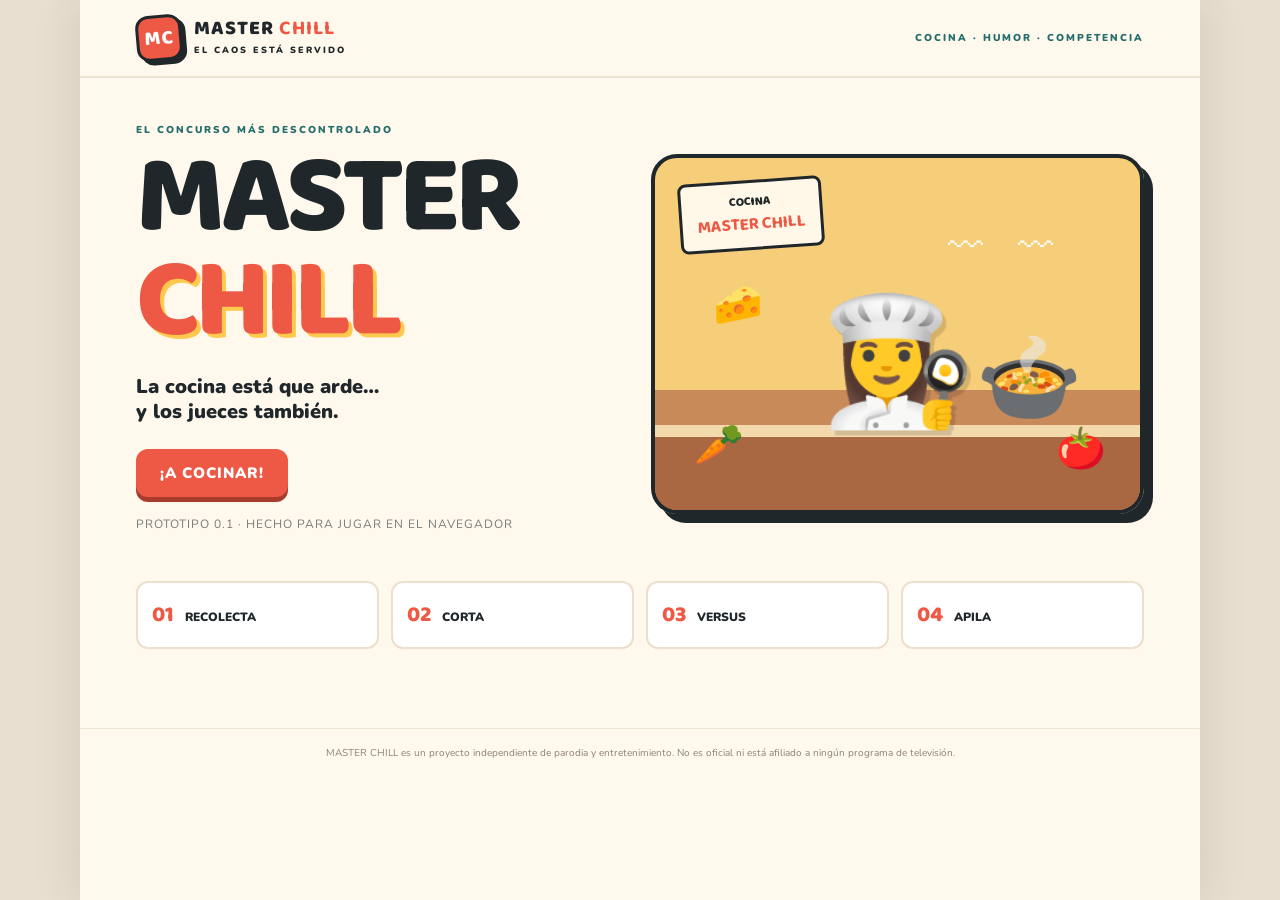
<file: master-chill-v0.1/index.html>
<!doctype html>
<html lang="es">
<head>
<meta charset="utf-8"><meta name="viewport" content="width=device-width,initial-scale=1">
<meta name="theme-color" content="#172b2b"><title>MASTER CHILL — El caos está servido</title>
<link rel="stylesheet" href="css/style.css">
</head>
<body>
<div class="app">
<header class="top"><a class="logo" href="#inicio" aria-label="Master Chill inicio"><span class="logo-stamp">MC</span><span>MASTER <b>CHILL</b><small>EL CAOS ESTÁ SERVIDO</small></span></a><span class="top-note">COCINA · HUMOR · COMPETENCIA</span></header>
<main>
<section id="inicio" class="screen active">
 <div class="hero"><div class="hero-copy"><p class="eyebrow">EL CONCURSO MÁS DESCONTROLADO</p><h1>MASTER<br><em>CHILL</em></h1><p class="tagline">La cocina está que arde…<br>y los jueces también.</p><button class="btn primary" data-go="personajes">¡A COCINAR!</button><p class="tiny">PROTOTIPO 0.1 · HECHO PARA JUGAR EN EL NAVEGADOR</p></div>
 <div class="hero-kitchen"><div class="wall-sign">COCINA<br><b>MASTER CHILL</b></div><div class="steam">〰　〰</div><div class="hero-chef">👩‍🍳</div><div class="hero-pot">🍲</div><div class="hero-counter"></div><span class="float-food f1">🥕</span><span class="float-food f2">🍅</span><span class="float-food f3">🧀</span></div></div>
 <div class="quick-modes"><div><b>01</b> RECOLECTA</div><div><b>02</b> CORTA</div><div><b>03</b> VERSUS</div><div><b>04</b> APILA</div></div>
</section>
<section id="personajes" class="screen"><button class="back" data-go="inicio">← INICIO</button><p class="eyebrow">ELIGE TU REPRESENTANTE</p><h2>¿Quién entra a la cocina?</h2><p class="muted">Personajes provisionales para esta primera versión. Los iremos reemplazando por caricaturas originales de los participantes.</p><div id="roster" class="roster"></div><button class="btn primary" id="to-modes">ELEGIR DESAFÍO →</button></section>
<section id="modos" class="screen"><button class="back" data-go="personajes">← PERSONAJES</button><p class="eyebrow">HOY SE COCINA CON PRESIÓN</p><h2>Elige tu desafío</h2><div class="mode-grid">
<button class="mode" data-mode="collect"><span>🥕</span><b>La despensa loca</b><small>Recoge ingredientes en la cocina y esquiva los cachureos.</small></button>
<button class="mode" data-mode="cut"><span>🔪</span><b>Corte contrarreloj</b><small>Sigue la secuencia y completa cinco cortes antes de que se acabe el tiempo.</small></button>
<button class="mode" data-mode="versus"><span>🥄</span><b>Duelo de cucharones</b><small>Compite contra un rival en una arena de cocina.</small></button>
<button class="mode" data-mode="tower"><span>🎂</span><b>Torre de tortas</b><small>Apila capas y construye la torta más alta posible.</small></button>
</div></section>
<section id="juego" class="screen"><div class="gamebar"><button class="back" data-go="modos">← DESAFÍOS</button><div class="game-name"><b id="game-title">DESAFÍO</b><small id="game-help">¡A jugar!</small></div><div class="scorebox">PUNTOS <b id="score">0</b></div></div><div id="game-area" class="game-area"></div><div id="game-controls" class="controls"></div><p class="game-foot">MASTER CHILL · QUE NO SE TE QUEME</p></section>
</main>
<footer>MASTER CHILL es un proyecto independiente de parodia y entretenimiento. No es oficial ni está afiliado a ningún programa de televisión.</footer>
</div><script src="js/game.js"></script>
</body></html>
</file>
<file: master-chill-v0.1/css/style.css>
@import url('https://fonts.googleapis.com/css2?family=Baloo+2:wght@500;600;700;800&family=Nunito:wght@400;700;800;900&display=swap');
:root{--ink:#20272b;--cream:#fff8ec;--red:#ed5945;--gold:#ffc94e;--teal:#236e6c;--muted:#777d7d}*{box-sizing:border-box}body{margin:0;background:#e9dfd0;color:var(--ink);font-family:Nunito,system-ui,sans-serif}.app{max-width:1120px;min-height:100vh;margin:auto;background:var(--cream);box-shadow:0 0 45px #382b1c20}.top{height:78px;padding:12px 5%;display:flex;align-items:center;justify-content:space-between;border-bottom:2px solid #eee2d0}.logo{display:flex;align-items:center;gap:12px;text-decoration:none;color:var(--ink);font:800 20px/17px 'Baloo 2';letter-spacing:1px}.logo b{color:var(--red)}.logo small{display:block;font:900 9px Nunito;letter-spacing:2px;margin-top:7px}.logo-stamp{display:grid;place-items:center;width:46px;height:46px;border:3px solid var(--ink);border-radius:13px;background:var(--red);color:#fff;box-shadow:4px 4px 0 var(--ink);transform:rotate(-5deg)}.top-note,.eyebrow{font-size:10px;letter-spacing:2px;font-weight:900;color:var(--teal)}main{padding:28px 5% 48px;min-height:650px}.screen{display:none}.screen.active{display:block}.hero{display:grid;grid-template-columns:1fr 1fr;align-items:center;gap:22px;min-height:455px}.eyebrow{margin:0 0 10px}h1,h2{font-family:'Baloo 2';font-weight:800;line-height:.92;margin:8px 0}h1{font-size:clamp(66px,10vw,112px);letter-spacing:-5px}h1 em{font-style:normal;color:var(--red);text-shadow:4px 4px 0 var(--gold)}h2{font-size:clamp(36px,5vw,54px)}.tagline{font-size:20px;line-height:1.25;font-weight:900;margin:20px 0 25px}.btn{border:0;border-radius:12px;padding:14px 24px;font:900 15px Nunito;letter-spacing:1px;cursor:pointer}.primary{background:var(--red);color:white;box-shadow:0 5px 0 #a93b2d}.primary:hover{transform:translateY(-2px)}.tiny,.muted{font-size:12px;color:var(--muted)}.tiny{margin-top:19px;letter-spacing:1px}.hero-kitchen{height:360px;position:relative;overflow:hidden;border:4px solid var(--ink);border-radius:26px;background:linear-gradient(#f6ce79 0 66%,#c98a59 66%);box-shadow:9px 9px 0 var(--ink)}.wall-sign{position:absolute;top:22px;left:24px;background:#fff8e8;border:3px solid var(--ink);padding:9px 15px;border-radius:8px;font:800 12px 'Baloo 2';text-align:center;transform:rotate(-4deg)}.wall-sign b{font-size:17px;color:var(--red)}.hero-chef{position:absolute;z-index:2;bottom:62px;left:34%;font-size:125px;filter:drop-shadow(4px 5px #0002)}.hero-pot{position:absolute;right:12%;bottom:73px;font-size:85px}.hero-counter{position:absolute;bottom:0;width:100%;height:85px;background:#a96842;border-top:12px solid #f3d9ac}.steam{position:absolute;right:18%;top:65px;color:white;font-size:35px}.float-food{position:absolute;z-index:3;font-size:40px}.f1{left:8%;bottom:38px}.f2{right:7%;bottom:34px}.f3{left:12%;top:120px}.quick-modes{display:grid;grid-template-columns:repeat(4,1fr);gap:12px;margin-top:20px}.quick-modes div{background:#fff;border:2px solid #ecdfcd;border-radius:12px;padding:14px;font-size:12px;font-weight:900}.quick-modes b{color:var(--red);font:800 22px 'Baloo 2';margin-right:8px}.back{border:0;background:none;color:var(--teal);font-weight:900;cursor:pointer;padding:5px 0 20px}.roster,.mode-grid{display:grid;grid-template-columns:repeat(4,1fr);gap:14px;margin:24px 0}.character,.mode{border:2px solid #ecdfcd;background:white;border-radius:17px;padding:15px;text-align:center;cursor:pointer;color:var(--ink);transition:.15s}.character:hover,.character.selected,.mode:hover{border-color:var(--red);transform:translateY(-3px);box-shadow:0 5px 0 #e9b6a8}.avatar{display:block;background:#f6e8d5;border-radius:13px;padding:12px;font-size:58px;margin-bottom:9px}.character b,.mode b{display:block;font-weight:900}.character small,.mode small{display:block;color:var(--muted);font-size:12px;margin-top:5px;line-height:1.35}.mode{text-align:left;min-height:175px}.mode span{display:block;font-size:42px;margin-bottom:13px}.gamebar{display:flex;align-items:center;justify-content:space-between;gap:12px}.game-name{text-align:center}.game-name b{font:800 20px 'Baloo 2'}.game-name small{display:block;color:var(--muted);font-size:11px}.scorebox{font-size:11px;font-weight:900}.scorebox b{font:800 24px 'Baloo 2';color:var(--red);margin-left:6px}.game-area{margin:18px 0;background:#f5dfb9;border:3px solid var(--ink);border-radius:17px;min-height:335px;padding:18px;overflow:hidden}.controls{display:flex;justify-content:center;gap:10px;flex-wrap:wrap}.controls button{border:0;border-radius:10px;padding:12px 17px;background:var(--teal);color:white;font-weight:900;cursor:pointer}.game-foot{text-align:center;color:#9a8c7b;font-size:10px;letter-spacing:2px}.collect-scene{height:285px;position:relative;border-radius:11px;overflow:hidden;background:linear-gradient(#b9e1d9 0 65%,#b98b62 65%)}.scene-label{position:absolute;top:13px;left:15px;font-weight:900;color:#315b58;font-size:12px}.player{position:absolute;bottom:45px;left:4%;font-size:53px;z-index:2;transition:left .12s}.food{position:absolute;bottom:53px;font-size:31px}.obstacle{position:absolute;bottom:45px;font-size:38px}.task{text-align:center;padding:20px}.task-icon{font-size:70px}.task h3{font:800 28px 'Baloo 2';margin:7px}.timer{font:800 38px 'Baloo 2';color:var(--red)}.feedback{font-weight:900;min-height:25px}.versus{display:flex;align-items:center;justify-content:space-around;min-height:190px;font-size:72px}.versus strong{font:900 28px 'Baloo 2';color:var(--red)}.versus small{display:block;text-align:center;font-size:12px;font-weight:900}.cake-stack{height:205px;display:flex;flex-direction:column-reverse;align-items:center;justify-content:flex-start;padding-bottom:7px}.cake-layer{height:29px;border:3px solid #99563e;border-radius:9px;background:#f3a5b8;margin-top:-2px;box-shadow:inset 0 -6px #d97891}footer{border-top:1px solid #eee2d0;padding:17px 5%;text-align:center;color:#8b8175;font-size:10px}@media(max-width:700px){.hero{grid-template-columns:1fr}.hero-kitchen{height:285px}.roster,.mode-grid{grid-template-columns:repeat(2,1fr)}.quick-modes{grid-template-columns:repeat(2,1fr)}.top-note{display:none}main{padding-top:20px}}@media(max-width:390px){.roster,.mode-grid{grid-template-columns:1fr 1fr}.character{padding:10px}.avatar{font-size:46px}}
</file>
